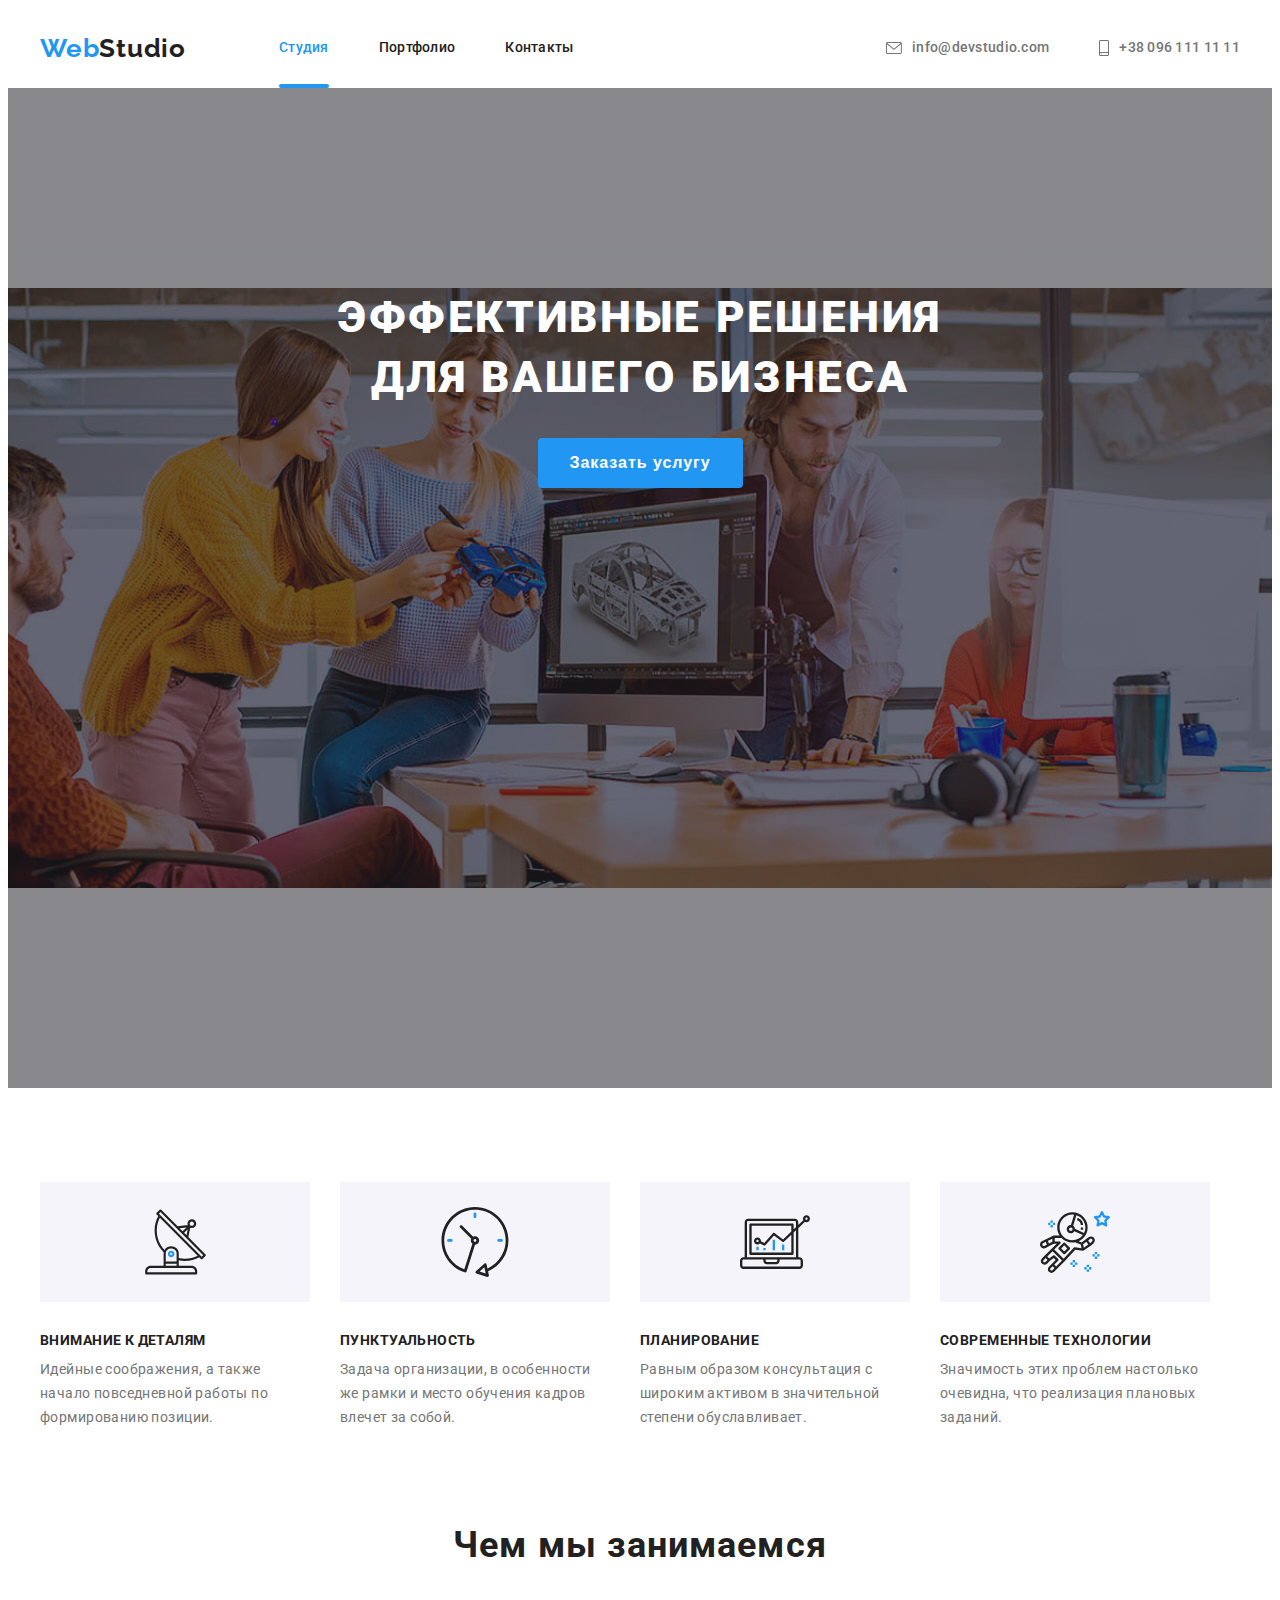
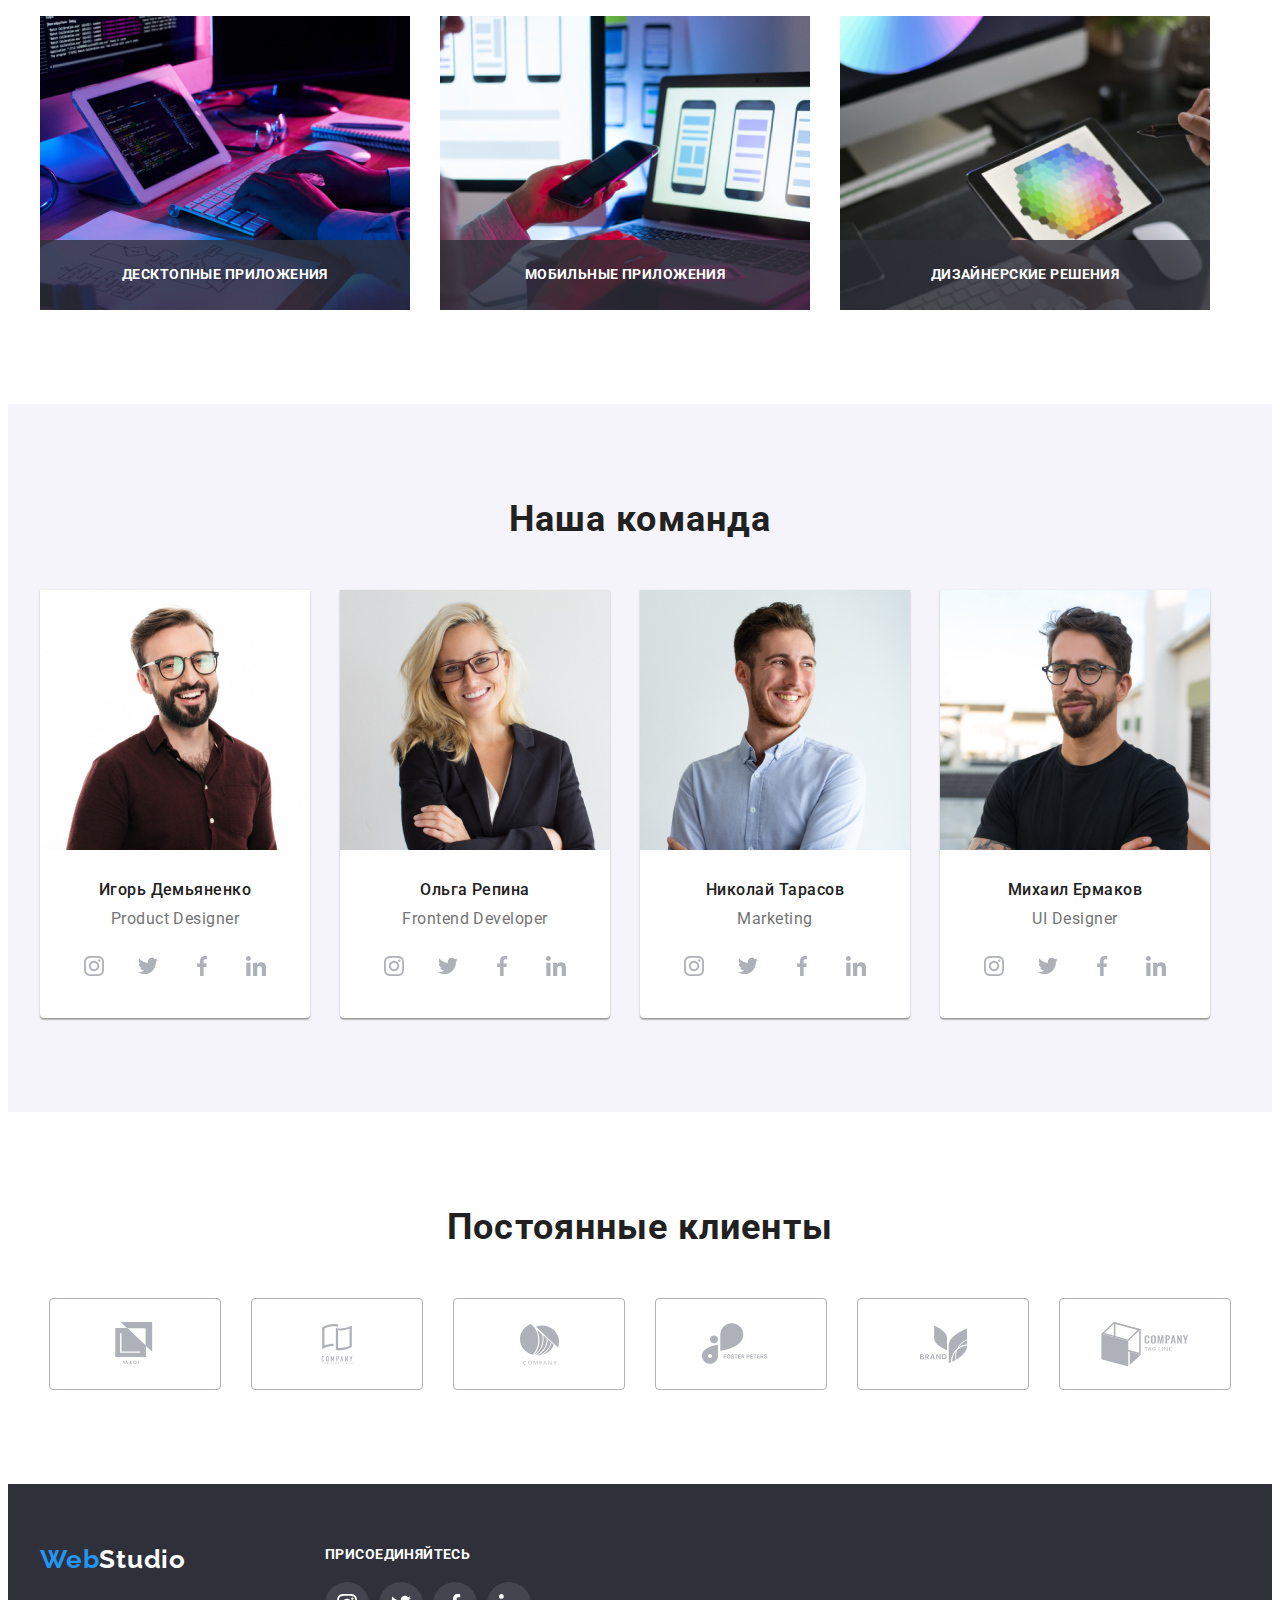
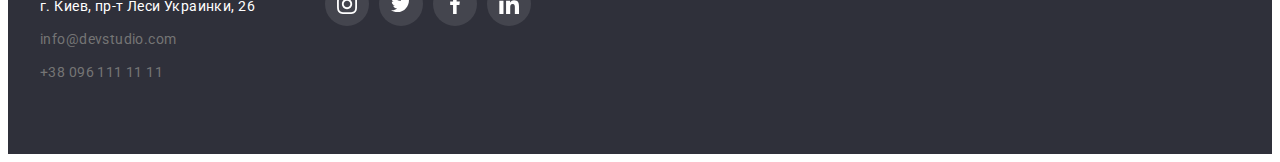
<file: index.html>
<!DOCTYPE html>
<html lang="ru">
<head>
    <meta charset="UTF-8">
    <meta name="viewport" content="width=device-width, initial-scale=1.0">
    <title>WebStudio</title>
    <link rel="stylesheet" href="https://cdnjs.cloudflare.com/ajax/libs/modern-normalize/1.0.0/modern-normalize.min.css" integrity="sha512-ISS7cAi1PEhQ8jnbJpJZMd29NlhNj4AWYyLOSp2CE/CsHxTCu+r+t0D2yoJudVrd0/8fTVPUVDzY5Tvli75u/g==" crossorigin="anonymous" />
    <link rel="preconnect" href="https://fonts.gstatic.com">
    <link href="https://fonts.googleapis.com/css2?family=Raleway:wght@700&family=Roboto:wght@400;500;700;900&display=swap" rel="stylesheet">
    <link rel="stylesheet" href="./css/style.css">
</head>

<body>
   <!-- Шапка сайта -->
    <header class="header">

        <div class="container">
            <a class="logo" href="index.html">
                <span class="logo-web">Web</span><span class="logo-studio">Studio</span>
            </a>
            <nav class="nav-site">
                
                <ul class="nav-links" >
                    <li class="item"> <a class="nav-link current" href="./index.html" >Студия</a></li>
                    <li class="item"> <a class="nav-link" href="./portfolio.html" >Портфолио</a></li>
                    <li class="item"> <a class="nav-link" href="" >Контакты</a></li>
                </ul>
    
            </nav>
            <ul class="nav-contact" >
                <li> <a class="contact-link email-link"  href="mailto:info@devstudio.com">
                    <svg class="email-icon" >
                        <use href="./icon/symbol-defs.svg#icon-convert"></use>
                    </svg>
                    info@devstudio.com 
                    </a>
                </li>
                <li> <a class="contact-link tel-link" href="tel:+380961111111" >
                    <svg class="tel-icon" >
                        <use href="./icon/symbol-defs.svg#icon-phone"></use>
                    </svg>
                    +38 096 111 11 11
                    </a>
                </li>
            </ul>
        </div>
        
            
    
        
    </header>
    <!--Уникальная информация -->
    <main>
        <section class="hero">
            <div class="container hero-container">
                <h1 class="hero-title">Эффективные решения для вашего бизнеса</h1>
             <button class="button" type="button" data-modal-open > Заказать услугу </button>
            </div>
            
        </section>
        
        <section class="strengths-plus" >
            <div class="container">
                <h2 class="visually-hidden"> Наши преимущества </h2> <!-- Потом спрятать-->

                <ul class="strengths-container" >
                    <li class="item">
                        <div class="strengths-icon">
                            <svg class="icon" width="65px" height="70px" >
                                <use href="./icon/symbol-defs.svg#icon-antenna"></use>
                            </svg>
                        </div>
                        <h3 class="strengths-title" > Внимание к деталям </h3>
                        <p class="strengths-text" > Идейные соображения, а также начало повседневной работы по формированию позиции. </p>
                    </li>
                    <li class="item">
                        <div class="strengths-icon">
                            <svg class="icon" width="70px" height="70px" >
                                <use href="./icon/symbol-defs.svg#icon-clock"></use>
                            </svg>
                        </div>
                        <h3 class="strengths-title" > Пунктуальность </h3>
                        <p class="strengths-text"> Задача организации, в особенности же рамки и место обучения кадров влечет за собой. </p>
                    </li>
                    <li class="item">
                        <div class="strengths-icon">
                            <svg class="icon" width="70px" height="70px" >
                                <use href="./icon/symbol-defs.svg#icon-diagram"></use>
                            </svg>
                        </div>
                        <h3 class="strengths-title" > Планирование </h3>
                        <p class="strengths-text" > Равным образом консультация с широким активом в значительной степени обуславливает. </p>
                    </li>
                    <li class="item">
                        <div class="strengths-icon">
                            <svg class="icon" width="70px" height="70px" >
                                <use href="./icon/symbol-defs.svg#icon-astronaut"></use>
                            </svg>
                        </div>
                        <h3 class="strengths-title" > Современные технологии </h3>
                        <p class="strengths-text" > Значимость этих проблем настолько очевидна, что реализация плановых заданий. </p>
                    </li>
                </ul>
            </div>
            
    
        </section>
    
        <section class="strengths" >
            <div class="container">
                <h2 class="section-title" > Чем мы занимаемся</h2>
                <ul class="strengths-container" >
                    <li class="strengths-list" > 
                        <div class="product">
                            <img class="strengths-img"  src="./images/images1.jpg" alt="Програмист пишет код">
                            <div class="product-title">
                                <h3 class="strengths-img-title">Десктопные приложения</h3>
                            </div> 
                            
                        </div> 
                        
                    </li>
                    <li class="strengths-list" >
                        <div class="product">
                            <img class="strengths-img" src="./images/img2.jpg" alt="Дизайнер разрабатывает дизайн для мобильного приложения">
                            <div class="product-title">
                                <h3 class="strengths-img-title">Мобильные приложения</h3> 
                            </div>
                            
                        </div> 
                        
                    </li>
                    <li class="strengths-list" > 
                        <div class="product">
                            <img class="strengths-img" src="./images/img3.jpg" alt="Дизайнер выбирает цветовоу гамму проекта">
                            <div class="product-title">
                                <h3 class="strengths-img-title">Дизайнерские решения</h3>
                            </div> 
                            
                        </div>
                       
                    </li>
                </ul>
            </div>
            
        </section>
    
        
        <section class="team" >
            <div class="container">
                <h2 class="section-team"> Наша команда</h2>
                <ul class="team-container" >
                    <li class="team-person">
                        <a href=""> <img src="./images/img4.jpg" alt="Product Designer" width="270"></a>
                        <h3 class="person-name"> Игорь Демьяненко </h3>
                        <p class="profession" > Product Designer </p>
                        <ul class="master-social">
                            <li class="social-type">
                                <a class="master-link" href="">
                                    <svg class="master-icon" >
                                        <use href="./icon/symbol-defs.svg#icon-instagram"></use>
                                    </svg>
                                </a>
                            </li>
                            <li class="social-type">
                                <a class="master-link" href="">
                                    <svg class="master-icon">
                                        <use href="./icon/symbol-defs.svg#icon-twitter"></use>
                                    </svg>
                                </a>
                            </li>
                            <li class="social-type">
                                <a class="master-link" href="">
                                    <svg class="master-icon">
                                        <use href="./icon/symbol-defs.svg#icon-facebook"></use>
                                    </svg>
                                </a>
                            </li>
                            <li class="social-type">
                                <a class="master-link" href="">
                                    <svg class="master-icon">
                                        <use href="./icon/symbol-defs.svg#icon-linkedin"></use>
                                    </svg>
                                </a>
                            </li>
                        </ul>
                    </li>
                    <li class="team-person">
                        <a href=""> <img src="./images/img5.jpg" alt="Frontend Developer" width="270"></a>
                        <h3 class="person-name"> Ольга Репина </h3>
                        <p class="profession" > Frontend Developer </p>
                        <ul class="master-social">
                            <li class="social-type">
                                <a class="master-link" href="">
                                    <svg class="master-icon" >
                                        <use href="./icon/symbol-defs.svg#icon-instagram"></use>
                                    </svg>
                                </a>
                            </li>
                            <li class="social-type">
                                <a class="master-link" href="">
                                    <svg class="master-icon">
                                        <use href="./icon/symbol-defs.svg#icon-twitter"></use>
                                    </svg>
                                </a>
                            </li>
                            <li class="social-type">
                                <a class="master-link" href="">
                                    <svg class="master-icon">
                                        <use href="./icon/symbol-defs.svg#icon-facebook"></use>
                                    </svg>
                                </a>
                            </li>
                            <li class="social-type">
                                <a class="master-link" href="">
                                    <svg class="master-icon">
                                        <use href="./icon/symbol-defs.svg#icon-linkedin"></use>
                                    </svg>
                                </a>
                            </li>
                        </ul>
                    </li>
                    <li class="team-person">
                        <a href=""> <img src="./images/img6.jpg" alt="Marketing" width="270"></a>
                        <h3 class="person-name"> Николай Тарасов </h3>
                        <p class="profession" > Marketing </p>
                        <ul class="master-social">
                            <li class="social-type">
                                <a class="master-link" href="">
                                    <svg class="master-icon" >
                                        <use href="./icon/symbol-defs.svg#icon-instagram"></use>
                                    </svg>
                                </a>
                            </li>
                            <li class="social-type">
                                <a class="master-link" href="">
                                    <svg class="master-icon">
                                        <use href="./icon/symbol-defs.svg#icon-twitter"></use>
                                    </svg>
                                </a>
                            </li>
                            <li class="social-type">
                                <a class="master-link" href="">
                                    <svg class="master-icon">
                                        <use href="./icon/symbol-defs.svg#icon-facebook"></use>
                                    </svg>
                                </a>
                            </li>
                            <li class="social-type">
                                <a class="master-link" href="">
                                    <svg class="master-icon">
                                        <use href="./icon/symbol-defs.svg#icon-linkedin"></use>
                                    </svg>
                                </a>
                            </li>
                        </ul>
                    </li>
                    <li class="team-person">
                        <a href=""> <img src="./images/img7.jpg" alt="UI Designer" width="270"></a>
                        <h3 class="person-name"> Михаил Ермаков </h3>
                        <p class="profession" > UI Designer </p>
                        <ul class="master-social">
                            <li class="social-type">
                                <a class="master-link" href="">
                                    <svg class="master-icon" >
                                        <use href="./icon/symbol-defs.svg#icon-instagram"></use>
                                    </svg>
                                </a>
                            </li>
                            <li class="social-type">
                                <a class="master-link" href="">
                                    <svg class="master-icon">
                                        <use href="./icon/symbol-defs.svg#icon-twitter"></use>
                                    </svg>
                                </a>
                            </li>
                            <li class="social-type">
                                <a class="master-link" href="">
                                    <svg class="master-icon">
                                        <use href="./icon/symbol-defs.svg#icon-facebook"></use>
                                    </svg>
                                </a>
                            </li>
                            <li class="social-type">
                                <a class="master-link" href="">
                                    <svg class="master-icon">
                                        <use href="./icon/symbol-defs.svg#icon-linkedin"></use>
                                    </svg>
                                </a>
                            </li>
                        </ul>
                    </li>
                </ul>
            </div>
        </section>

       <section class="clients">
            <div class="container">
                <h2 class="section-title">Постоянные клиенты</h2>
                <ul class="clients-list">
                    <li class="client-type">
                        <a class="client-link" href="">
                            <svg class="client-logo" width="45" height="49" >
                                <use href="./icon/symbol-defs.svg#icon-logo1" ></use>
                            </svg>
                        </a>
                    </li>
                    <li class="client-type">
                        <a class="client-link" href="">
                            <svg class="client-logo"  width="40" height="52">
                                <use href="./icon/symbol-defs.svg#icon-logo2"></use>
                            </svg>
                        </a>
                    </li>
                    <li class="client-type">
                        <a class="client-link" href="">
                            <svg class="client-logo"  width="41" height="43">
                                <use href="./icon/symbol-defs.svg#icon-logo3"></use>
                            </svg>
                        </a>
                    </li>
                    <li class="client-type">
                        <a class="client-link" href="">
                            <svg class="client-logo"  width="78" height="42">
                                <use href="./icon/symbol-defs.svg#icon-logo4"></use>
                            </svg>
                        </a>
                    </li>
                    <li class="client-type">
                        <a class="client-link" href="">
                            <svg class="client-logo"  width="59" height="47">
                                <use href="./icon/symbol-defs.svg#icon-logo5"></use>
                            </svg>
                        </a>
                    </li>
                    <li class="client-type">
                        <a class="client-link" href="">
                            <svg class="client-logo"  width="88" height="45">
                                <use href="./icon/symbol-defs.svg#icon-logo6"></use>
                            </svg>
                        </a>
                    </li>
                </ul>

            </div>
       </section>
                     
        
    </main>
    <!--Подвал-->
    <footer>
       <div class="container footer-part">
           <div class="nav-footer">
                <a class="logo-footer" href="index.html" >
                    <span class="logo-web" >Web</span><span class="logo-studio" >Studio</span>
                </a>

                <address>
                    г. Киев, пр-т Леси Украинки, 26
                </address> 

                <ul class="contact-footer" >
                    <li> <a class="footer-link" href="mailto:info@devstudio.com" >info@devstudio.com </a></li>
                    <li> <a class="tel-footer footer-link" href="tel:+380961111111" >+38 096 111 11 11</a></li>
                </ul>
           </div>
           
            <div class="social-footer">
                <p class="action">присоединяйтесь</p>
                <ul class="company-links">
                    <li class="choose-social">
                        <a class="company-social" href="">
                            <svg class="master-icon" >
                                <use href="./icon/symbol-defs.svg#icon-instagram"></use>
                            </svg>
                        </a>
                    </li>
                    <li class="choose-social">
                        <a class="company-social" href="">
                            <svg class="master-icon">
                                <use href="./icon/symbol-defs.svg#icon-twitter"></use>
                            </svg>
                        </a>
                    </li>
                    <li class="choose-social">
                        <a class="company-social" href="">
                            <svg class="master-icon">
                                <use href="./icon/symbol-defs.svg#icon-facebook"></use>
                            </svg>
                        </a>
                    </li>
                    <li class="choose-social">
                        <a class="company-social" href="">
                            <svg class="master-icon">
                                <use href="./icon/symbol-defs.svg#icon-linkedin"></use>
                            </svg>
                        </a>
                    </li>
                </ul>
            </div>
       </div>
    </footer>

    <div class="backdrop hidden" data-modal>
        <div class="modal">
            <button class="modal-button" data-modal-close>✖</button>
                
        </div>
    </div>
    <script src="./js/modal.js"></script>
</body>
</html>
</file>
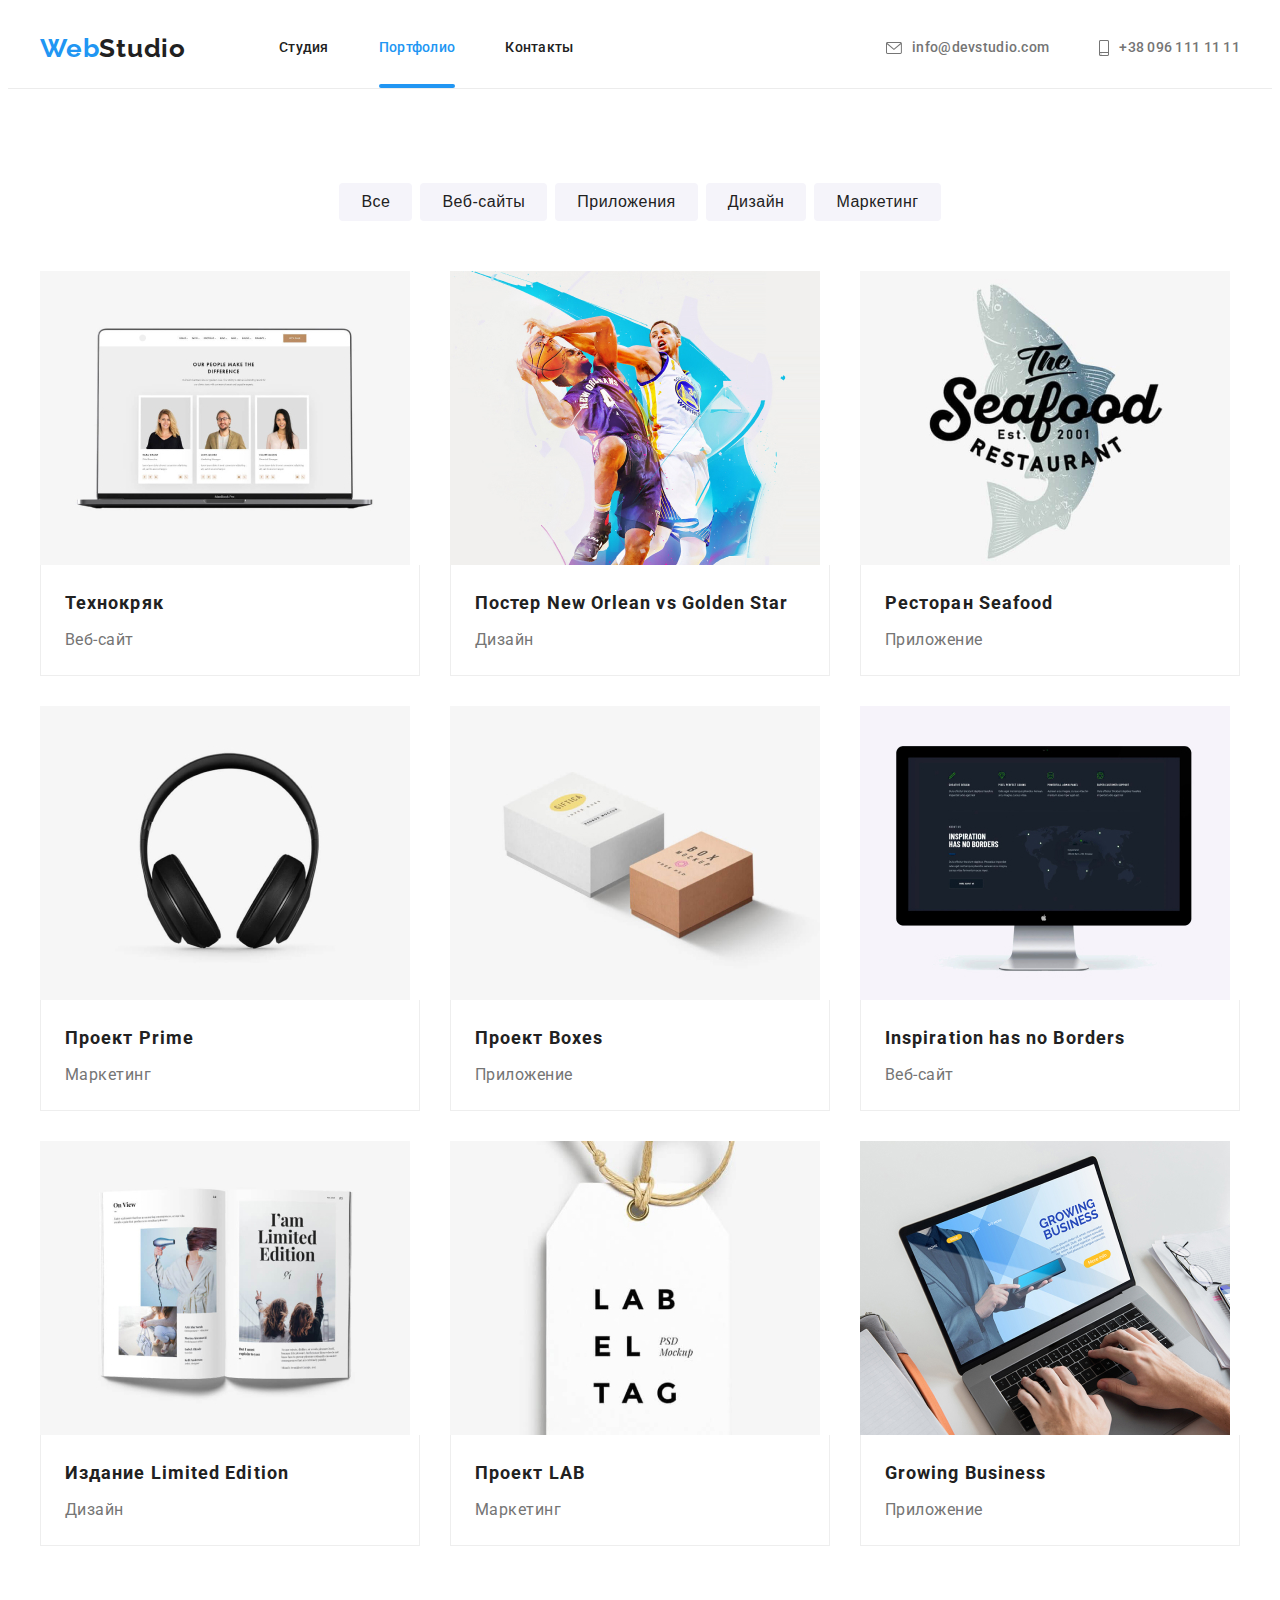
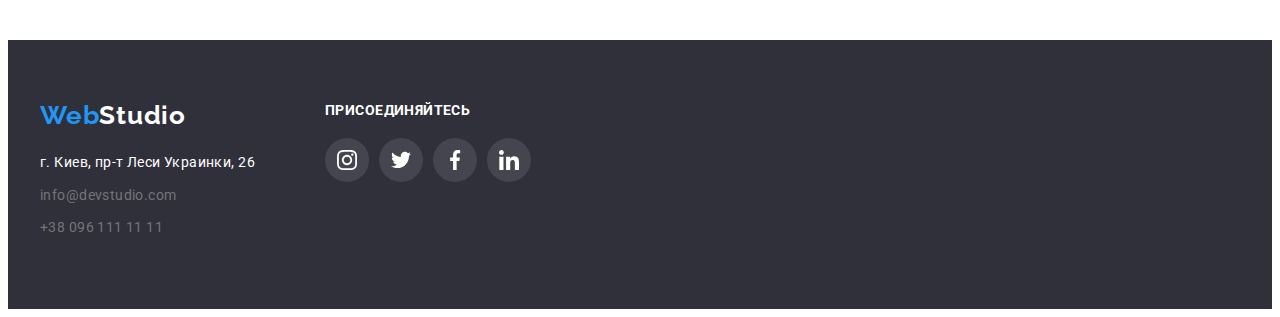
<file: portfolio.html>
<!DOCTYPE html>
<html lang="ru">
<head>
    <meta charset="UTF-8">
    <meta name="viewport" content="width=device-width, initial-scale=1.0">
    <title>WebStudio</title>
    <link rel="stylesheet" href="https://cdnjs.cloudflare.com/ajax/libs/modern-normalize/1.0.0/modern-normalize.min.css" integrity="sha512-ISS7cAi1PEhQ8jnbJpJZMd29NlhNj4AWYyLOSp2CE/CsHxTCu+r+t0D2yoJudVrd0/8fTVPUVDzY5Tvli75u/g==" crossorigin="anonymous" />
    <link rel="preconnect" href="https://fonts.gstatic.com">
    <link href="https://fonts.googleapis.com/css2?family=Raleway:wght@700&family=Roboto:wght@400;500;700;900&display=swap" rel="stylesheet">
    <link rel="stylesheet" href="./css/style.css">
</head>

<body>
  <!-- Шапка сайта -->
   <!-- Шапка сайта -->
   <header class="header side-portfolio">

    <div class="container">
        <a class="logo" href="index.html">
            <span class="logo-web">Web</span><span class="logo-studio">Studio</span>
        </a>
        <nav class="nav-site">
            
            <ul class="nav-links" >
                <li class="item"> <a class="nav-link " href="./index.html" >Студия</a></li>
                <li class="item"> <a class="nav-link current" href="./portfolio.html" >Портфолио</a></li>
                <li class="item"> <a class="nav-link" href="" >Контакты</a></li>
            </ul>

        </nav>
        <ul class="nav-contact" >
            <li> <a class="contact-link email-link"  href="mailto:info@devstudio.com">
                <svg class="email-icon" >
                    <use href="./icon/symbol-defs.svg#icon-convert"></use>
                </svg>
                info@devstudio.com 
                </a>
            </li>
            <li> <a class="contact-link tel-link" href="tel:+380961111111" >
                <svg class="tel-icon" >
                    <use href="./icon/symbol-defs.svg#icon-phone"></use>
                </svg>
                +38 096 111 11 11
                </a>
            </li>
        </ul>
    </div>
             
    </header>
    <!--Уникальная информация -->
    <main>
        <section class="samples">
            <div class="container">
                <h1 class="visually-hidden">Наши работы</h1> <!--потом спрятать -->
                <ul class="list">
                    <li class="list-type"><button type="button" class="type-work">Все</button></li>
                    <li class="list-type"><button type="button" class="type-work">Веб-сайты</button></li>  
                    <li class="list-type"><button type="button" class="type-work">Приложения</button></li> 
                    <li class="list-type"><button type="button" class="type-work">Дизайн</button></li>
                    <li class="list-type"><button type="button" class="type-work">Маркетинг</button></li>
                </ul>

                <ul class="work-list">
                    <li class="work-project" >
                        <a class="project-link"  href="">
                            <div class="project-photo">
                                <img  src="./images/portfolio1.jpg" alt="Ноутбук">
                                <div class="overlay">
                                    <p class="overlay-text">
                                        Технокряк это современная площадка распространения коронавируса. Компании используют эту платформу для цифрового шпионажа и атак на защищённые сервера конкурентов.
                                    </p>
                                </div>
                            </div>
                            
                           <div class="project-content">
                                <h2 class="work-name">Технокряк</h2>
                                <p class="work-text">Веб-сайт</p>
                           </div> 
                        </a>
                    </li>
                    <li class="work-project" > 
                        <a class="project-link" href="">
                            <div class="project-photo">
                                <img class="project-photo" src="./images/portfolio2.jpg" alt="Баскетболисты">
                                <div class="overlay">
                                    <p class="overlay-text">
                                        Технокряк это современная площадка распространения коронавируса. Компании используют эту платформу для цифрового шпионажа и атак на защищённые сервера конкурентов.
                                    </p>
                                </div>
                            </div>
                            
                            <div class="project-content">
                                <h2 class="work-name">Постер New Orlean vs Golden Star</h2> 
                                <p class="work-text">Дизайн</p>
                            </div>
                            
                        </a>
                    </li>
                    <li class="work-project" > 
                        <a class="project-link" href="">
                            <div class="project-photo">
                                <img class="project-photo" src="./images/portfolio3.jpg" alt="Логотип ресторана">
                                <div class="overlay">
                                    <p class="overlay-text">
                                        Технокряк это современная площадка распространения коронавируса. Компании используют эту платформу для цифрового шпионажа и атак на защищённые сервера конкурентов.
                                    </p>
                                </div>
                            </div>
                            
                            <div class="project-content">
                                <h2 class="work-name">Ресторан Seafood</h2>
                                <p class="work-text">Приложение</p>
                            </div>
                            
                        </a>
                    </li>
                    <li class="work-project" > 
                        <a class="project-link" href="">
                            <div class="project-photo">
                                <img class="project-photo" src="./images/portfolio4.jpg" alt="Наушники">
                                <div class="overlay">
                                    <p class="overlay-text">
                                        Технокряк это современная площадка распространения коронавируса. Компании используют эту платформу для цифрового шпионажа и атак на защищённые сервера конкурентов.
                                    </p>
                                </div>
                            </div>
                            
                            <div class="project-content">
                                <h2 class="work-name">Проект Prime</h2>
                                <p class="work-text">Маркетинг</p>
                            </div>
                            
                        </a>
                    </li>
                    <li class="work-project" > 
                        <a class="project-link" href="">
                            <div class="project-photo">
                                <img class="project-photo" src="./images/portfolio5.jpg" alt="Белая и коричнева коробка">
                                <div class="overlay">
                                    <p class="overlay-text">
                                        Технокряк это современная площадка распространения коронавируса. Компании используют эту платформу для цифрового шпионажа и атак на защищённые сервера конкурентов.
                                    </p>
                                </div>
                            </div>
                            
                            <div class="project-content">
                                <h2 class="work-name">Проект Boxes</h2>
                                <p class="work-text">Приложение</p>
                            </div>
                            
                        </a>
                    </li>
                    <li class="work-project" > 
                        <a class="project-link" href="">
                            <div class="project-photo">
                                <img class="project-photo" src="./images/portfolio6.jpg" alt="Монитор">
                                <div class="overlay">
                                    <p class="overlay-text">
                                        Технокряк это современная площадка распространения коронавируса. Компании используют эту платформу для цифрового шпионажа и атак на защищённые сервера конкурентов.
                                    </p>
                                </div>
                            </div>
                            <div class="project-content">
                                <h2 class="work-name">Inspiration has no Borders</h2>
                                <p class="work-text">Веб-сайт</p>
                            </div>
                            
                        </a>
                    </li>
                    <li class="work-project" > 
                        <a class="project-link" href="">
                            <div class="project-photo">
                                <img class="project-photo" src="./images/portfolio7.jpg" alt="Книга">
                                <div class="overlay">
                                    <p class="overlay-text">
                                        Технокряк это современная площадка распространения коронавируса. Компании используют эту платформу для цифрового шпионажа и атак на защищённые сервера конкурентов.
                                    </p>
                                </div>
                            </div>
                            
                            <div class="project-content">
                                <h2 class="work-name">Издание Limited Edition</h2>
                                <p class="work-text">Дизайн</p>
                            </div>
                            
                        </a>
                    </li>
                    <li class="work-project" > 
                        <a class="project-link" href="">
                            <div class="project-photo"> 
                                <img class="project-photo" src="./images/portfolio8.jpg" alt="Логотип компании">
                                <div class="overlay">
                                    <p class="overlay-text">
                                        Технокряк это современная площадка распространения коронавируса. Компании используют эту платформу для цифрового шпионажа и атак на защищённые сервера конкурентов.
                                    </p>
                                </div>
                            </div>
                            <div class="project-content">
                                <h2 class="work-name">Проект LAB</h2>
                                <p class="work-text">Маркетинг</p>
                            </div>
                            
                        </a>
                    </li>
                    <li class="work-project" > 
                        <a class="project-link" href="">
                            <div class="project-photo">
                                <img class="project-photo" src="./images/portfolio9.jpg" alt="Работа на ноутбуком">
                                <div class="overlay">
                                    <p class="overlay-text">
                                        Технокряк это современная площадка распространения коронавируса. Компании используют эту платформу для цифрового шпионажа и атак на защищённые сервера конкурентов.
                                    </p>
                                </div>

                            </div>
                            
                            <div class="project-content">
                                <h2 class="work-name">Growing Business</h2>
                                <p class="work-text">Приложение</p>
                            </div>
                            
                        </a>
                    </li>
                </ul>
            </div>
            
        </section>
    </main>
    <!--Подвал-->
    <footer>
        <div class="container footer-part">
            <div class="nav-footer">
                 <a class="logo-footer" href="index.html" >
                     <span class="logo-web" >Web</span><span class="logo-studio" >Studio</span>
                 </a>
 
                 <address>
                     г. Киев, пр-т Леси Украинки, 26
                 </address> 
 
                 <ul class="contact-footer" >
                     <li> <a class="footer-link" href="mailto:info@devstudio.com" >info@devstudio.com </a></li>
                     <li> <a class="tel-footer footer-link" href="tel:+380961111111" >+38 096 111 11 11</a></li>
                 </ul>
            </div>
            
             <div class="social-footer">
                 <p class="action">присоединяйтесь</p>
                 <ul class="company-links">
                     <li class="choose-social">
                         <a class="company-social" href="">
                             <svg class="master-icon" >
                                 <use href="./icon/symbol-defs.svg#icon-instagram"></use>
                             </svg>
                         </a>
                     </li>
                     <li class="choose-social">
                         <a class="company-social" href="">
                             <svg class="master-icon">
                                 <use href="./icon/symbol-defs.svg#icon-twitter"></use>
                             </svg>
                         </a>
                     </li>
                     <li class="choose-social">
                         <a class="company-social" href="">
                             <svg class="master-icon">
                                 <use href="./icon/symbol-defs.svg#icon-facebook"></use>
                             </svg>
                         </a>
                     </li>
                     <li class="choose-social">
                         <a class="company-social" href="">
                             <svg class="master-icon">
                                 <use href="./icon/symbol-defs.svg#icon-linkedin"></use>
                             </svg>
                         </a>
                     </li>
                 </ul>
             </div>
        </div>
     </footer>
</body>
</html>
</file>
<file: css/style.css>
/*основные цвета страницы
цвет основного текста - color: #212121 ;
вторичный цвет - color: #757575;
белый - #ffffff;
акцент - color: #2196F3;
фоны - background: #2F303A;
background: #E5E5E5;
background: #F5F4FA;
 */
 :root{
     --main-color: #212121; 
     --sec-color: #757575;
     --accent-color: #2196F3;
 }

 
 body{
    font-family: 'Roboto', sans-serif;
    color: var(--main-color);
 }
main{
    background-color: #ffffff;
}

 a{
     text-decoration: none;
 }
 li{
     list-style: none;
 }
 h1,
 h2,
 h3,
 ul,
 p{
     margin: 0;
 }
 img{
     display: block;
     max-width: 100%;
     height: auto;
 }
 .container{
    margin-left: auto;
    margin-right: auto;
    width: 1200px;
    padding-left: 15px;
    padding-right: 15px;
    /* outline: 2px solid tomato; */
 }
 .visually-hidden{
     position: absolute;
     clip: rect(0 0 0 0);
     width: 1px;
     height: 1px;
     margin: -1px;
 }
 

 /*header*/
 .header > .container{
     display: flex;
     align-items: center;
 }

 .logo{
     margin-right: 93px;
 }
 
.logo-web{
    color:var(--accent-color) ;
}
.logo-studio{
    color:var(--main-color) ;
}
.logo-web,
.logo-studio{

    font-family: 'Raleway', sans-serif;
    font-weight: bold;
    font-size: 26px;
    line-height: 1.19;
    letter-spacing: 0.03em;
}

.nav-links,
.nav-contact{
    display: flex;
}
.nav-links{
    padding: 0px;
}

.nav-links > .item:not(:last-child){
   margin-right: 50px; 
}


 .nav-link,
 .contact-link{
     
    display: block;
    padding-top: 32px;
    padding-bottom: 32px;

     color: var(--main-color);
    font-weight: 500;
    font-size: 14px;
    line-height: 1.14;
    letter-spacing: 0.02em;
    transition: color 250ms cubic-bezier(0.4, 0, 0.2, 1);
 }
 .nav-link:hover,
 .nav-link:focus{
     color: var(--accent-color);
    
 }
 .nav-site .nav-link.current{
     color:var(--accent-color) ;
 }
 .item{
     position: relative;
 }
 .current::before{
     content: "";
     position: absolute;
     display: inline-block;

     bottom: 0px;
     left: 0px;
     width: 100%;
     height: 4px;
     border-radius: 2px;
     background-color: var(--accent-color);
 }

 .nav-contact{
     margin-left: auto;
     padding: 0px;
 }

 
.contact-link{
    color: var(--sec-color) ;
}

.contact-link:hover,
.contact-link:focus{
    color:var(--accent-color) ;
    
}
.email-link{
    display: flex;
    align-items: center;
    
    margin-right: 50px;
}
.email-icon{
    width: 16px;
    height: 12px;
    margin-right: 10px;
    fill: currentcolor;
    
}
.tel-link{
    display:flex;
    align-items: center;
}
.tel-icon{
    width: 10px;
    height: 16px;
    margin-right: 10px;
    fill: currentcolor;

}


    

/*main*/
.hero{
    background-color:#C4C4C4;
    text-align: center;
    background-image:linear-gradient(
        to right,rgba(47, 48, 58, 0.4),
                 rgba(47, 48, 58, 0.4)),
    url(../images/bghero.jpg);
    background-repeat: no-repeat;
    background-position: center;
    /* background-size: cover; */
}

.hero-container{
    max-width: 1600px;
    height: 600px;
              
    padding-top: 200px;
    padding-bottom: 200px;
}


.hero-title{
    display: inline-block;
    margin-top: 0;
    margin-bottom: 30px;
    width: 696px;
    

    color: #ffffff;
    font-weight: 900;
    font-size: 44px;
    line-height: 1.36;
    text-align: center;
    letter-spacing: 0.06em;
    text-transform: uppercase;
}
.button{
    display: flex;
    align-items: center;
    min-width: 200px;
    height: 50px;
    border: 0px solid var(--accent-color);
    border-radius: 4px;
    padding: 10px 32px;
    margin-right: auto;
    margin-left: auto;
    

    background-color:var(--accent-color) ;
    color: #ffffff;
    font-weight: 700;
    font-size: 16px;
    line-height: 1.87;
    text-align: center;    
    letter-spacing: 0.06em;
    cursor:pointer
}

    /* strengths-container */
.strengths-plus{
    padding-top: 94px;
}
.strengths{
    padding-top: 94px;
    padding-bottom: 94px;
}    

.strengths-container{
display: flex;
padding: 0px;

}

.strengths-container > .item{
    width: 270px;
}
.strengths-container > .item:not(:last-child){
    margin-right: 30px;
}

.strengths-icon{
    display: flex;
    justify-content: center;
    align-items: center;
    width: 270px;
    height: 120px;
    background-color: #F5F4FA;
    margin-bottom: 30px;
    
}


.strengths-title{
   
    margin-bottom: 10px;

   

    font-weight: 700;
    font-size: 14px;
    line-height: 16px;
    letter-spacing: 0.03em;
    text-transform: uppercase;
}
.strengths-text {
    
    

    color:var(--sec-color) ;
    font-size: 14px;
    line-height: 1.71;
    letter-spacing: 0.03em;
}

.section-title{
    margin-bottom: 50px;
    

    font-weight: 700;
    font-size: 36px;
    line-height: 1.17;
    text-align: center;
    letter-spacing: 0.03em;
}
.strengths-img{
    display: block;
    
}

.strengths-container > .strengths-list:not(:last-child){
    margin-right: 30px;
}
.product{
    display: flex;
    position: relative;
}

.product-title{
    position: absolute;
    display: flex;
    align-items: center;
    justify-content: center;
    margin: 0;
    width: 370px;
    height: 70px;
    bottom: 0;
    left: 0;
    text-transform: uppercase;
    color: var(--light-text-color);
    background: rgba(47, 48, 58, 0.8);
}

.strengths-img-title{
    /* text-transform: uppercase;
    color: #FFFFFF; */
    
    font-size: 14px;
    line-height: 1.14;
    text-align: center;
    letter-spacing: 0.03em;
    text-transform: uppercase;
    color: #ffffff;
}


/* Team */
.team{
    background-color: #F5F4FA;
    padding-top: 94px;
    padding-bottom: 94px;
}

.section-team{
    
    margin-bottom: 50px;

    font-weight: 700;
    font-size: 36px;
    line-height: 1.17;
    text-align: center;
    letter-spacing: 0.03em; 
}


.team-container{
    display: flex;
    padding: 0px;
}
.team-container > .team-person:not(:last-child){
    margin-right: 30px;
}

.team-person{
    background-color: #ffffff;
    box-shadow: 0px 1px 3px rgba(0, 0, 0, 0.12), 0px 1px 1px rgba(0, 0, 0, 0.14), 0px 2px 1px rgba(0, 0, 0, 0.2);
    border-radius: 0px 0px 4px 4px;

}
.person-name{
    margin-top: 30px;
    margin-bottom: 10px;

    color: var(--main-color);
    font-weight: 500;
    font-size: 16px;
    line-height: 1.19;
    text-align: center;
    letter-spacing: 0.03em;
}
.profession{
    padding-bottom: 16px;    
    color:var(--sec-color) ;
    font-size: 16px;
    line-height: 1.19;
    text-align: center;
    letter-spacing: 0.03em;
}
.master-social{
    display: flex;
    padding: 0px;
    justify-content: center;
}
.master-link{
    display: flex;
    justify-content: center;
    align-items: center;
    width: 44px;
    height: 44px;
    border-radius: 50%;

    margin-bottom: 30px;
    background-color: #ffffff;
    color: #AFB1B8;
    transition: background-color 250ms cubic-bezier(0.4, 0, 0.2, 1),
    color 250ms cubic-bezier(0.4, 0, 0.2, 1);
}
.master-link:hover,
.master-link:focus{
    background-color: var(--accent-color);
    color: #ffffff;
}

.master-icon{
    background-size: contain;
    background-position: center;
    width: 20px;
    height: 20px;
    fill: currentColor;
}
.social-type:not(:last-child){
    margin-right: 10px;}
/*clients*/
.clients{
    padding-top: 94px;
    padding-bottom: 94px;
}
.clients-list{
    display: flex;
    padding: 0px;
    justify-content: center;
}
.client-link{
    display: inline-flex;
    justify-content: center;
    align-items: center;

    width: 170px;
    height: 90px; 
    border: 1px solid #AFB1B8;
    border-radius: 4px;

    color:  #AFB1B8;
}
.client-logo{
    background-size: contain;
    fill: currentColor;
    transition: color 250ms cubic-bezier(0.4, 0, 0.2, 1),
    border-color 250ms cubic-bezier(0.4, 0, 0.2, 1);
}
.client-link:focus,
.client-link:hover{
    color: var(--accent-color);
    border-color: var(--accent-color);
    
}
.client-type:not(:last-child){
    margin-right: 30px;}

/*footer*/
footer{
    background-color:#2F303A;
    padding-top: 60px;
    padding-bottom: 60px;
}
.footer-part{
    display: flex;
}
.logo-footer{
    display: inline-block;
    margin-bottom: 20px;
}
footer .logo-studio{
    color: #ffffff;
}
address{
    margin-bottom: 9px;

    color: #ffffff;
    font-style: normal;
    font-size: 14px;
    line-height: 1.71;
    letter-spacing: 0.03em;
}
.contact-footer{
    padding: 0px;
}
.footer-link{
    display: inline-block;
    margin-bottom: 9px;


    color: var(--sec-color);
    font-size: 14px;
    line-height: 1.71;
    letter-spacing: 0.03em;
    transition: color 250ms cubic-bezier(0.4, 0, 0.2, 1);
}
.footer-link:hover,
.footer-link:focus{
    color: var(--accent-color);
}

.social-footer{
    margin-left: 70px;
    
}
.company-links{
    display: flex;
    padding: 0px;
}
.action{
    margin-bottom: 20px;


    display: inline-flex;
    font-weight: bold;
    font-size: 14px;
    line-height: 16px;
    letter-spacing: 0.03em;
    text-transform: uppercase;

    color: #FFFFFF;
}
.company-social{
    display: flex;
    justify-content: center;
    align-items: center;
    width: 44px;
    height: 44px;
    border-radius: 50%;

    
    background-color: rgba(255, 255, 255, 0.1);
    color: #ffffff;
    transition: background-color 250ms cubic-bezier(0.4, 0, 0.2, 1);
}
.master-icon{
    background-size: contain;
    background-position: center;
    width: 20px;
    height: 20px;
    fill: currentColor;
}
.company-social:focus,
.company-social:hover{
    background-color: var(--accent-color);
}

.choose-social:not(:last-child){
    margin-right: 10px;}

/*portfolio*/
.samples{
    padding-top: 94px;
    padding-bottom: 94px;
    background-color: #ffffff;
}
.side-portfolio{
    
    border-bottom-width: 1px;
    border-bottom-style: solid;
    border-bottom-color:#ECECEC;
}
.list{
    display: flex;
    justify-content: center;
    padding: 0px;
}
.list-type{
    
    margin-bottom: 50px;
}
.list > .list-type:not(:last-child){
    margin-right: 8px;
}
.type-work{
    padding: 6px 22px;
    background-color: #F5F4FA;
    border:0px solid #F5F4FA;
    border-radius: 4px;
}

.type-work{
    background-color: #F5F4FA;
    color: var(--main-color);
    font-weight: 500;
    font-size: 16px;
    line-height: 1.62;
    text-align: center;
    letter-spacing: 0.03em;
    cursor:pointer;

    transition: color 250ms cubic-bezier(0.4, 0, 0.2, 1),
    background-color 250ms cubic-bezier(0.4, 0, 0.2, 1),
    box-shadow 250ms cubic-bezier(0.4, 0, 0.2, 1);
}
.type-work:hover,
.type-work:focus{
    background-color:var(--accent-color);
    color: #ffffff;
    box-shadow: 0px 3px 1px rgba(0, 0, 0, 0.1), 0px 1px 2px rgba(0, 0, 0, 0.08), 0px 2px 2px rgba(0, 0, 0, 0.12);

    
}

.work-list{
    display: flex;
    flex-wrap: wrap;
    padding: 0px;
}
.work-list a{
    display: block;
}
.work-project{
    width: calc((100% - 60px) / 3);
    margin-right: 30px;

}

.work-project:nth-child(3n){
    margin-right: 0px;
}
.work-project:nth-child(-n + 6){
    margin-bottom: 30px;
}

.project-photo{
    position: relative;
    overflow: hidden;
    /* display: block; */
}
.project-photo .overlay{
    position: absolute;
    left: 0px;
    top: 0px;
    width: 100%;
    height: 100%;
    background-color: var(--accent-color);
    opacity: 0.9;
    transform: translateY(100%);
    transition: transform 250ms cubic-bezier(0.4, 0, 0.2, 1);

}
.project-link:hover .overlay,
.project-link:focus .overlay{
    transform: translateY(0)
}
.overlay-text{
    /* text-align: center; */
    padding: 63px 24px;
    font-size: 18px;
    line-height: 1.56;
    letter-spacing: 0.03em;

    color: #FFFFFF;
}

.project-content{
    padding-left: 24px;
    padding-right: 24px;
    padding-top: 20px;
    padding-bottom: 20px;
    

    background: #FFFFFF;
    border: 1px solid #EEEEEE;
    border-top-width: 0px;
    box-sizing: border-box;
    
}

.work-name{
    margin-bottom: 4px;

    color: #212121;
    font-weight: 700;
    font-size: 18px;
    line-height: 2;
    letter-spacing: 0.06em;
}
.work-text{
    color: var(--sec-color);
    font-size: 16px;
    line-height: 1.87;
    letter-spacing: 0.03em;
}

.project-link{
    transition: box-shadow 250ms cubic-bezier(0.4, 0, 0.2, 1);
}
.project-link:focus,
.project-link:hover{
    box-shadow: 0px 1px 1px rgba(0, 0, 0, 0.12), 0px 4px 4px rgba(0, 0, 0, 0.06), 1px 4px 6px rgba(0, 0, 0, 0.16);
}

.backdrop{
    position: fixed;
    top: 0;
    left: 0;
    right: 0;
    bottom: 0;
    background-color: rgba(0, 0, 0, 0.2);
        
}
.modal{
    position: absolute;
    width: 528px;
    height: 581px;
    left: 50%;
    top: 50%;
    transform: translate(-50%, -50%);
    background-color: #ffffff;
    box-shadow: 0px 1px 3px rgba(0, 0, 0, 0.12), 0px 1px 1px rgba(0, 0, 0, 0.14), 0px 2px 1px rgba(0, 0, 0, 0.2);
    border-radius: 4px;
}
.modal-button{
    position: absolute;
    right: 0;
    margin-top: 8px;
    margin-right: 8px;
    width: 30px;
    height: 30px;
    justify-content: center;
    background-color: #FFFFFF;
    border: 1px solid rgba(0, 0, 0, 0.1);
    border-radius: 50%;
    box-sizing: border-box;
    transition: background-color 250ms cubic-bezier(0.4, 0, 0.2, 1),
     color 250ms cubic-bezier(0.4, 0, 0.2, 1);
}
/* Думаю так будет красивее */
.modal-button:hover,
.modal-button:focus{
    background-color: var(--accent-color);
    color: #FFFFFF;
}
.hidden{
    opacity: 0;
    pointer-events: none;
}
</file>
